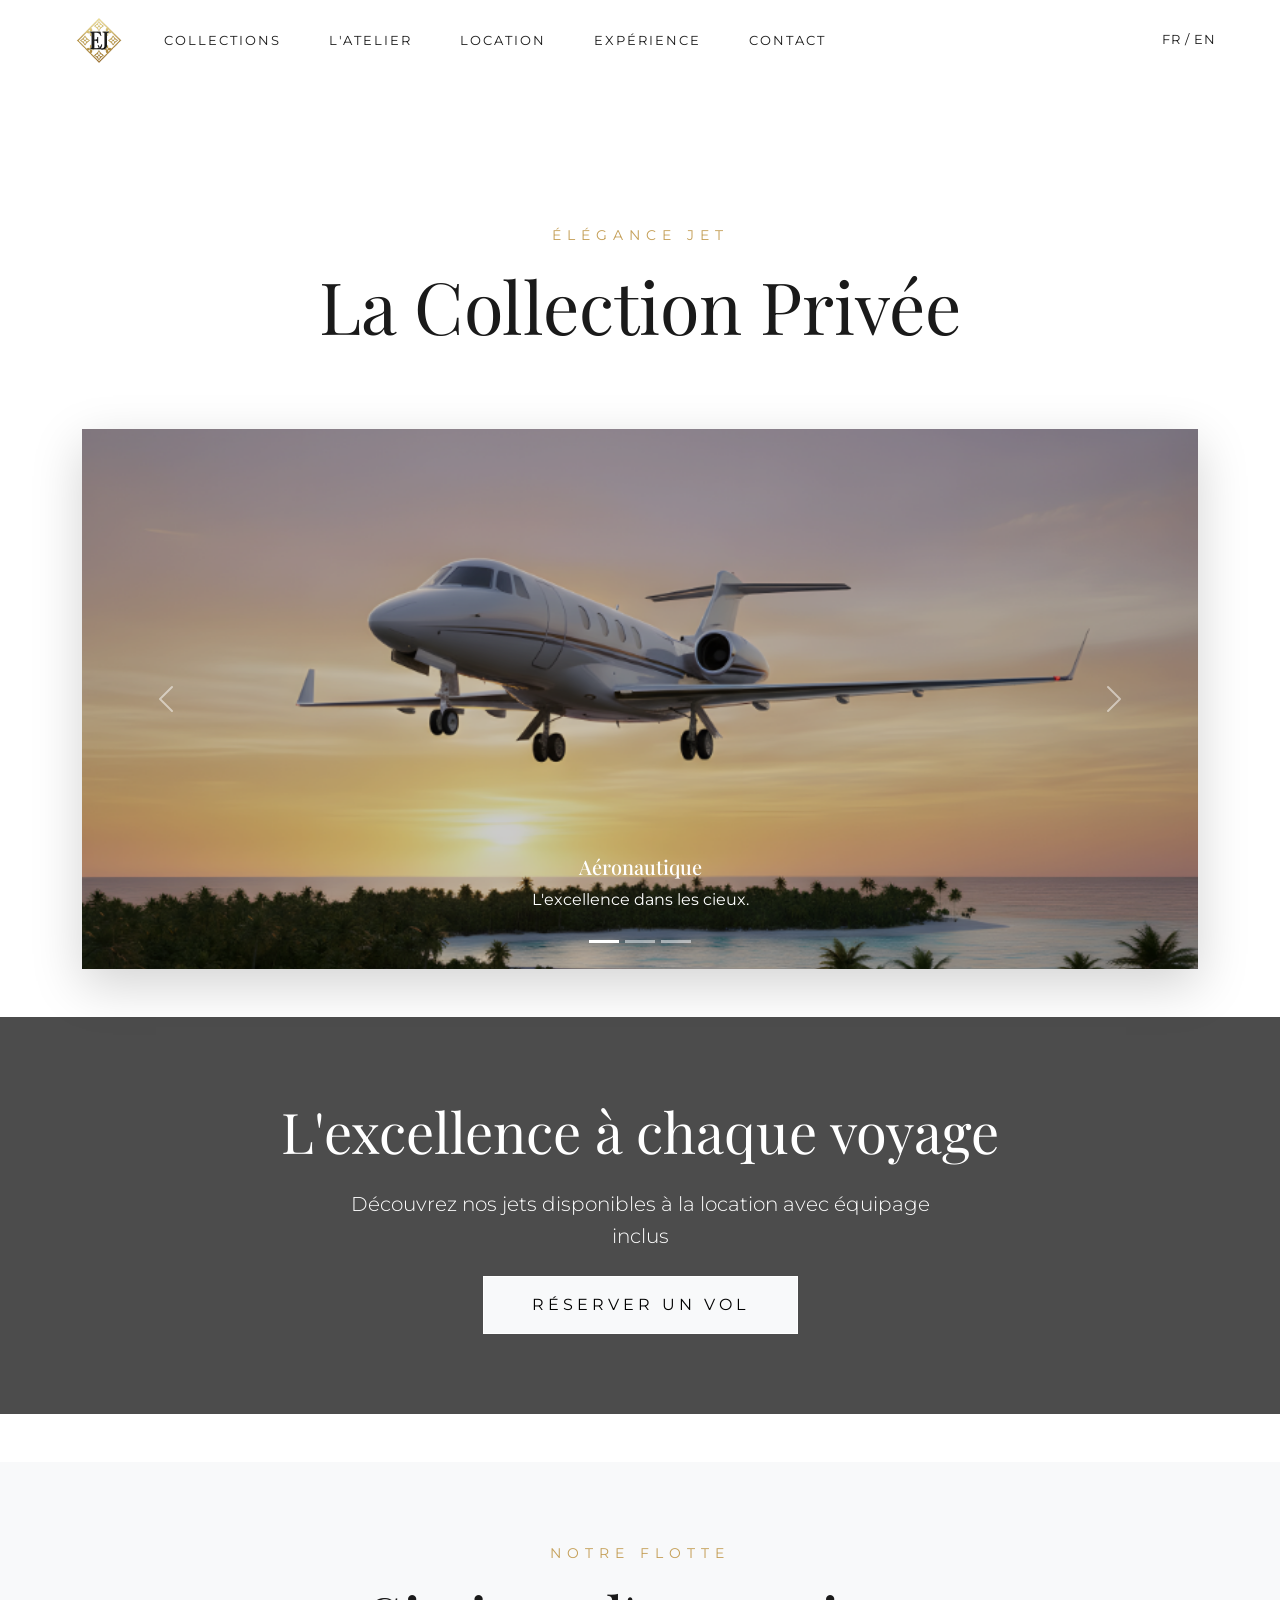
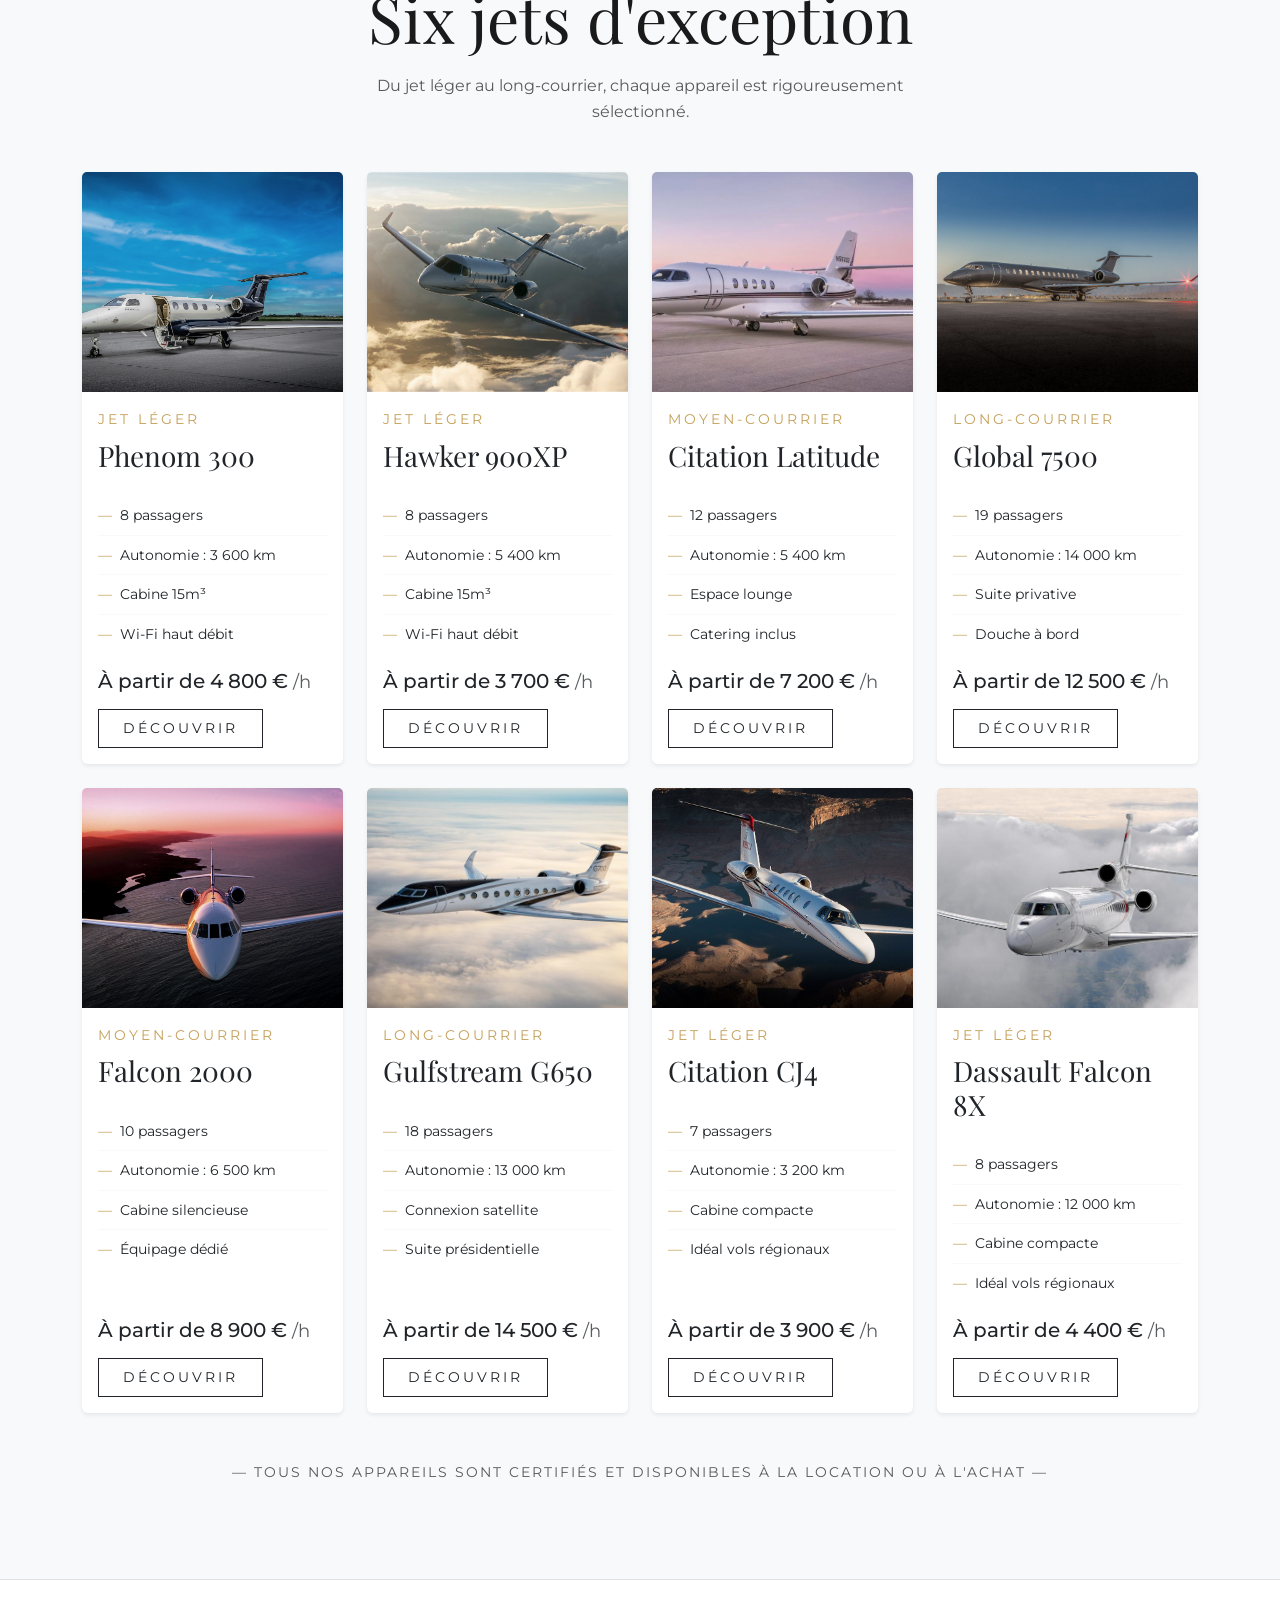
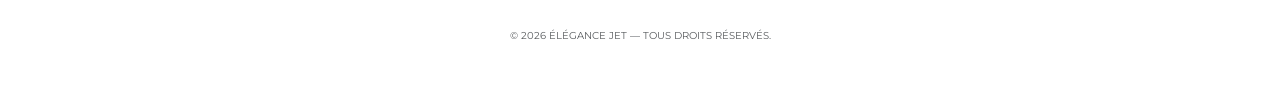
<file: collection.html>
<!DOCTYPE html>
<html lang="fr">
<head>
    <meta charset="UTF-8">
    <meta name="viewport" content="width=device-width, initial-scale=1.0">
    <title>Collections | ÉLÉGANCE JET</title>
    <link href="https://cdn.jsdelivr.net/npm/bootstrap@5.3.0/dist/css/bootstrap.min.css" rel="stylesheet">
 
    <link href="https://fonts.googleapis.com/css2?family=Playfair+Display:ital,wght@0,400;0,700;1,400&family=Montserrat:wght@200;400;500&display=swap" rel="stylesheet">
    <link rel="stylesheet" href="css/bail.css">
    <link rel="stylesheet" href="css/collection.css">
    <link rel="stylesheet" href="css/styles.css">
    <link rel="stylesheet" href="css/menuburger.css">
</head>
<body>

    <!-- NAVBAR AVEC MENU HAMBURGER -->
<nav>
    <a href="index.html" style="text-decoration: none; color: inherit;">
        <div class="logo">
            <img src="media(moi)/logoej-Photoroom.png" alt="ÉLÉGANCE JET" class="logo-img">
        </div>
    </a>
    
    <!-- Menu hamburger button -->
    <div class="hamburger">
        <span></span>
        <span></span>
        <span></span>
    </div>
    
    <ul class="nav-links">
        <li><a href="collection.html">Collections</a></li>
        <li><a href="artisanat.html">L'Atelier</a></li>
        <li><a href="location.html">Location</a></li>
        <li><a href="experience.html">Expérience</a></li>
        <li><a href="contact.html">Contact</a></li>
        <li class="mobile-lang"><a href="#">FR / EN</a></li>
    </ul>
    
    <div class="lang-switch">FR / EN</div>
</nav>

    <!-- HEADER -->
    <section class="pt-5 mt-5">
        <div class="container text-center py-5">
            <p class="text-uppercase small letter-spacing-6 text-accent mb-3">ÉLÉGANCE JET</p>
            <h1 class="display-2 font-playfair fw-normal">La Collection Privée</h1>
        </div>
    </section>

    <!-- CARROUSEL BOOTSTRAP -->
    <div class="container my-4">
        <div id="carouselExampleIndicators" class="carousel slide carousel-fade" data-bs-ride="carousel">
            <div class="carousel-indicators">
                <button type="button" data-bs-target="#carouselExampleIndicators" data-bs-slide-to="0" class="active"></button>
                <button type="button" data-bs-target="#carouselExampleIndicators" data-bs-slide-to="1"></button>
                <button type="button" data-bs-target="#carouselExampleIndicators" data-bs-slide-to="2"></button>
            </div>
            <div class="carousel-inner shadow-lg rounded-0">
                <div class="carousel-item active">
                    <img class="d-block w-100 carousel-img" src="media(moi)/atterissage.png" alt="Aéronautique">
                    <div class="carousel-caption d-none d-md-block">
                        <h5 class="font-playfair">Aéronautique</h5>
                        <p>L'excellence dans les cieux.</p>
                    </div>
                </div>
                <div class="carousel-item">
                    <img class="d-block w-100 carousel-img" src="media(moi)/jetinter.png" alt="Design Intérieur">
                    <div class="carousel-caption d-none d-md-block">
                        <h5 class="font-playfair">Design Intérieur</h5>
                        <p>Le confort redéfini.</p>
                    </div>
                </div>
                <div class="carousel-item">
                    <img class="d-block w-100 carousel-img" src="media(moi)/reparation.png" alt="Artisanat">
                    <div class="carousel-caption d-none d-md-block">
                        <h5 class="font-playfair">Artisanat</h5>
                        <p>Le sens du détail.</p>
                    </div>
                </div>
            </div>
            <button class="carousel-control-prev" type="button" data-bs-target="#carouselExampleIndicators" data-bs-slide="prev">
                <span class="carousel-control-prev-icon"></span>
                <span class="visually-hidden">Précédent</span>
            </button>
            <button class="carousel-control-next" type="button" data-bs-target="#carouselExampleIndicators" data-bs-slide="next">
                <span class="carousel-control-next-icon"></span>
                <span class="visually-hidden">Suivant</span>
            </button>
        </div>
    </div>

    <!-- BANNIÈRE -->
    <div class="collection-banner text-white text-center py-6 my-5" style="background: linear-gradient(rgba(0,0,0,0.7), rgba(0,0,0,0.7)), url('media(moi)/interieur jet.jpg') center/cover fixed;">
        <div class="container">
            <h3 class="display-4 font-playfair fw-normal mb-4">L'excellence à chaque voyage</h3>
            <p class="lead mb-4 mx-auto" style="max-width: 600px;">Découvrez nos jets disponibles à la location avec équipage inclus</p>
            <a href="location.html" class="btn btn-light btn-banner px-5 py-3 rounded-0 text-uppercase small letter-spacing-4">Réserver un vol</a>
        </div>
    </div>

    <!--  LES 6 AVIONS AVEC CARDS BOOTSTRAP -->
    <section class="py-6 bg-light">
        <div class="container">
            <!-- En-tête de section -->
            <div class="text-center mb-5">
                <span class="text-uppercase small letter-spacing-6 text-accent d-block mb-3">NOTRE FLOTTE</span>
                <h2 class="display-3 font-playfair fw-normal mb-3">Six jets d'exception</h2>
                <p class="text-muted mx-auto" style="max-width: 600px;">Du jet léger au long-courrier, chaque appareil est rigoureusement sélectionné.</p>
            </div>
            
            <!-- Grille avec cards -->
            <div class="row g-4 ">

                <!-- Jet 1 - Phenom 300 -->
<div class="col-lg-3 col-md-4 col-sm-6 col-12">
    <div class="card h-100 border-0 shadow-sm card-hover">
        <div class="card-img-wrapper overflow-hidden" style="height: 220px;">
            <img src="media(moi)/Phenom-300-Exterior.jpg" class="card-img-top w-100 h-100 object-fit-cover card-img-hover" alt="Phenom 300" onerror="this.src='https://via.placeholder.com/400x300?text=Phenom+300'">
        </div>
        <div class="card-body d-flex flex-column">
            <span class="text-accent text-uppercase small letter-spacing-3 mb-2">Jet Léger</span>
            <h3 class="card-title h3 font-playfair fw-normal">Phenom 300</h3>
            
            <ul class="list-unstyled mt-3 mb-3 flex-grow-1">
                <li class="py-2 border-bottom border-light small d-flex align-items-center">
                    <span class="text-accent me-2">—</span> 8 passagers
                </li>
                <li class="py-2 border-bottom border-light small d-flex align-items-center">
                    <span class="text-accent me-2">—</span> Autonomie : 3 600 km
                </li>
                <li class="py-2 border-bottom border-light small d-flex align-items-center">
                    <span class="text-accent me-2">—</span> Cabine 15m³
                </li>
                <li class="py-2 small d-flex align-items-center">
                    <span class="text-accent me-2">—</span> Wi-Fi haut débit
                </li>
            </ul>
            
            <div class="h5 fw-medium mb-3">À partir de 4 800 € <small class="text-muted fw-normal small">/h</small></div>
            
            <a href="location.html" class="btn btn-outline-dark btn-sm rounded-0 py-2 px-4 align-self-start text-uppercase small letter-spacing-3">Découvrir</a>
        </div>
    </div>
</div>

<!-- Jet  TEST (rajouté pendant la question technique)- Hawker 900XP -->
<div class="col-lg-3 col-md-4 col-sm-6 col-12">
    <div class="card h-100 border-0 shadow-sm card-hover">
        <div class="card-img-wrapper overflow-hidden" style="height: 220px;">
            <img src="media(moi)/Hawker 900XP.jpg " class="card-img-top w-100 h-100 object-fit-cover card-img-hover" alt="Hawker 900XP" onerror="this.src='https://via.placeholder.com/400x300?text=Phenom+300'">
        </div>
        <div class="card-body d-flex flex-column">
            <span class="text-accent text-uppercase small letter-spacing-3 mb-2">Jet Léger</span>
            <h3 class="card-title h3 font-playfair fw-normal">Hawker 900XP</h3>
            
            <ul class="list-unstyled mt-3 mb-3 flex-grow-1">
                <li class="py-2 border-bottom border-light small d-flex align-items-center">
                    <span class="text-accent me-2">—</span> 8 passagers
                </li>
                <li class="py-2 border-bottom border-light small d-flex align-items-center">
                    <span class="text-accent me-2">—</span> Autonomie : 5 400 km
                </li>
                <li class="py-2 border-bottom border-light small d-flex align-items-center">
                    <span class="text-accent me-2">—</span> Cabine 15m³
                </li>
                <li class="py-2 small d-flex align-items-center">
                    <span class="text-accent me-2">—</span> Wi-Fi haut débit
                </li>
            </ul>
            
            <div class="h5 fw-medium mb-3">À partir de 3 700 € <small class="text-muted fw-normal small">/h</small></div>
            
            <a href="location.html" class="btn btn-outline-dark btn-sm rounded-0 py-2 px-4 align-self-start text-uppercase small letter-spacing-3">Découvrir</a>
        </div>
    </div>
</div>

<!-- Jet 3 - Citation Latitude -->
<div class="col-lg-3 col-md-4 col-sm-6 col-12">
    <div class="card h-100 border-0 shadow-sm card-hover">
        <div class="card-img-wrapper overflow-hidden" style="height: 220px;">
            <img src="media(moi)/Citation-Latitude.png" class="card-img-top w-100 h-100 object-fit-cover card-img-hover" alt="Citation Latitude" onerror="this.src='https://via.placeholder.com/400x300?text=Citation+Latitude'">
        </div>
        <div class="card-body d-flex flex-column">
            <span class="text-accent text-uppercase small letter-spacing-3 mb-2">Moyen-courrier</span>
            <h3 class="card-title h3 font-playfair fw-normal">Citation Latitude</h3>
            
            <ul class="list-unstyled mt-3 mb-3 flex-grow-1">
                <li class="py-2 border-bottom border-light small d-flex align-items-center">
                    <span class="text-accent me-2">—</span> 12 passagers
                </li>
                <li class="py-2 border-bottom border-light small d-flex align-items-center">
                    <span class="text-accent me-2">—</span> Autonomie : 5 400 km
                </li>
                <li class="py-2 border-bottom border-light small d-flex align-items-center">
                    <span class="text-accent me-2">—</span> Espace lounge
                </li>
                <li class="py-2 small d-flex align-items-center">
                    <span class="text-accent me-2">—</span> Catering inclus
                </li>
            </ul>
            
            <div class="h5 fw-medium mb-3">À partir de 7 200 € <small class="text-muted fw-normal small">/h</small></div>
            
            <a href="location.html" class="btn btn-outline-dark btn-sm rounded-0 py-2 px-4 align-self-start text-uppercase small letter-spacing-3">Découvrir</a>
        </div>
    </div>
</div>

<!-- Jet 4 - Global 7500 -->
<div class="col-lg-3 col-md-4 col-sm-6 col-12">
    <div class="card h-100 border-0 shadow-sm card-hover">
        <div class="card-img-wrapper overflow-hidden" style="height: 220px;">
            <img src="media(moi)/Global-7500.jpg" class="card-img-top w-100 h-100 object-fit-cover card-img-hover" alt="Global 7500" onerror="this.src='https://via.placeholder.com/400x300?text=Global+7500'">
        </div>
        <div class="card-body d-flex flex-column">
            <span class="text-accent text-uppercase small letter-spacing-3 mb-2">Long-courrier</span>
            <h3 class="card-title h3 font-playfair fw-normal">Global 7500</h3>
            
            <ul class="list-unstyled mt-3 mb-3 flex-grow-1">
                <li class="py-2 border-bottom border-light small d-flex align-items-center">
                    <span class="text-accent me-2">—</span> 19 passagers
                </li>
                <li class="py-2 border-bottom border-light small d-flex align-items-center">
                    <span class="text-accent me-2">—</span> Autonomie : 14 000 km
                </li>
                <li class="py-2 border-bottom border-light small d-flex align-items-center">
                    <span class="text-accent me-2">—</span> Suite privative
                </li>
                <li class="py-2 small d-flex align-items-center">
                    <span class="text-accent me-2">—</span> Douche à bord
                </li>
            </ul>
            
            <div class="h5 fw-medium mb-3">À partir de 12 500 € <small class="text-muted fw-normal small">/h</small></div>
            
            <a href="location.html" class="btn btn-outline-dark btn-sm rounded-0 py-2 px-4 align-self-start text-uppercase small letter-spacing-3">Découvrir</a>
        </div>
    </div>
</div>

<!-- Jet 5 - Falcon 2000 -->
<div class="col-lg-3 col-md-4 col-sm-6 col-12">
    <div class="card h-100 border-0 shadow-sm card-hover">
        <div class="card-img-wrapper overflow-hidden" style="height: 220px;">
            <img src="media(moi)/Falcon 2000.jpg" class="card-img-top w-100 h-100 object-fit-cover card-img-hover" alt="Falcon 2000" onerror="this.src='https://via.placeholder.com/400x300?text=Falcon+2000'">
        </div>
        <div class="card-body d-flex flex-column">
            <span class="text-accent text-uppercase small letter-spacing-3 mb-2">Moyen-courrier</span>
            <h3 class="card-title h3 font-playfair fw-normal">Falcon 2000</h3>
            
            <ul class="list-unstyled mt-3 mb-3 flex-grow-1">
                <li class="py-2 border-bottom border-light small d-flex align-items-center">
                    <span class="text-accent me-2">—</span> 10 passagers
                </li>
                <li class="py-2 border-bottom border-light small d-flex align-items-center">
                    <span class="text-accent me-2">—</span> Autonomie : 6 500 km
                </li>
                <li class="py-2 border-bottom border-light small d-flex align-items-center">
                    <span class="text-accent me-2">—</span> Cabine silencieuse
                </li>
                <li class="py-2 small d-flex align-items-center">
                    <span class="text-accent me-2">—</span> Équipage dédié
                </li>
            </ul>
            
            <div class="h5 fw-medium mb-3">À partir de 8 900 € <small class="text-muted fw-normal small">/h</small></div>
            
            <a href="location.html" class="btn btn-outline-dark btn-sm rounded-0 py-2 px-4 align-self-start text-uppercase small letter-spacing-3">Découvrir</a>
        </div>
    </div>
</div>

<!-- Jet 6 - Gulfstream G650 -->
<div class="col-lg-3 col-md-4 col-sm-6 col-12">
    <div class="card h-100 border-0 shadow-sm card-hover">
        <div class="card-img-wrapper overflow-hidden" style="height: 220px;">
            <img src="media(moi)/Gulfstream G650.jpg" class="card-img-top w-100 h-100 object-fit-cover card-img-hover" alt="Gulfstream G650" onerror="this.src='https://via.placeholder.com/400x300?text=Gulfstream+G650'">
        </div>
        <div class="card-body d-flex flex-column">
            <span class="text-accent text-uppercase small letter-spacing-3 mb-2">Long-courrier</span>
            <h3 class="card-title h3 font-playfair fw-normal">Gulfstream G650</h3>
            
            <ul class="list-unstyled mt-3 mb-3 flex-grow-1">
                <li class="py-2 border-bottom border-light small d-flex align-items-center">
                    <span class="text-accent me-2">—</span> 18 passagers
                </li>
                <li class="py-2 border-bottom border-light small d-flex align-items-center">
                    <span class="text-accent me-2">—</span> Autonomie : 13 000 km
                </li>
                <li class="py-2 border-bottom border-light small d-flex align-items-center">
                    <span class="text-accent me-2">—</span> Connexion satellite
                </li>
                <li class="py-2 small d-flex align-items-center">
                    <span class="text-accent me-2">—</span> Suite présidentielle
                </li>
            </ul>
            
            <div class="h5 fw-medium mb-3">À partir de 14 500 € <small class="text-muted fw-normal small">/h</small></div>
            
            <a href="location.html" class="btn btn-outline-dark btn-sm rounded-0 py-2 px-4 align-self-start text-uppercase small letter-spacing-3">Découvrir</a>
        </div>
    </div>
</div>

<!-- Jet 7 - Cessna Citation CJ4 -->
<div class="col-lg-3 col-md-4 col-sm-6 col-12">
    <div class="card h-100 border-0 shadow-sm card-hover">
        <div class="card-img-wrapper overflow-hidden" style="height: 220px;">
            <img src="media(moi)/Cessna Citation CJ4.jpg" class="card-img-top w-100 h-100 object-fit-cover card-img-hover" alt="Cessna Citation CJ4" onerror="this.src='https://via.placeholder.com/400x300?text=Cessna+Citation+CJ4'">
        </div>
        <div class="card-body d-flex flex-column">
            <span class="text-accent text-uppercase small letter-spacing-3 mb-2">Jet Léger</span>
            <h3 class="card-title h3 font-playfair fw-normal">Citation CJ4</h3>
            
            <ul class="list-unstyled mt-3 mb-3 flex-grow-1">
                <li class="py-2 border-bottom border-light small d-flex align-items-center">
                    <span class="text-accent me-2">—</span> 7 passagers
                </li>
                <li class="py-2 border-bottom border-light small d-flex align-items-center">
                    <span class="text-accent me-2">—</span> Autonomie : 3 200 km
                </li>
                <li class="py-2 border-bottom border-light small d-flex align-items-center">
                    <span class="text-accent me-2">—</span> Cabine compacte
                </li>
                <li class="py-2 small d-flex align-items-center">
                    <span class="text-accent me-2">—</span> Idéal vols régionaux
                </li>
            </ul>
            
            <div class="h5 fw-medium mb-3">À partir de 3 900 € <small class="text-muted fw-normal small">/h</small></div>
            
            <a href="location.html" class="btn btn-outline-dark btn-sm rounded-0 py-2 px-4 align-self-start text-uppercase small letter-spacing-3">Découvrir</a>
        </div>
    </div>
</div>

<!-- Jet 8 (rajouté pendant la question technique) - Dassault Falcon 8X -->
<div class="col-lg-3 col-md-4 col-sm-6 col-12">
    <div class="card h-100 border-0 shadow-sm card-hover">
        <div class="card-img-wrapper overflow-hidden" style="height: 220px;">
            <img src="media(moi)/Dassault Falcon 8X.jpg" class="card-img-top w-100 h-100 object-fit-cover card-img-hover" alt="Dassault Falcon 8X" onerror="this.src='https://via.placeholder.com/400x300?text=Cessna+Citation+CJ4'">
        </div>
        <div class="card-body d-flex flex-column">
            <span class="text-accent text-uppercase small letter-spacing-3 mb-2">Jet Léger</span>
            <h3 class="card-title h3 font-playfair fw-normal">Dassault Falcon 8X</h3>
            
            <ul class="list-unstyled mt-3 mb-3 flex-grow-1">
                <li class="py-2 border-bottom border-light small d-flex align-items-center">
                    <span class="text-accent me-2">—</span> 8 passagers
                </li>
                <li class="py-2 border-bottom border-light small d-flex align-items-center">
                    <span class="text-accent me-2">—</span> Autonomie : 12 000 km
                </li>
                <li class="py-2 border-bottom border-light small d-flex align-items-center">
                    <span class="text-accent me-2">—</span> Cabine compacte
                </li>
                <li class="py-2 small d-flex align-items-center">
                    <span class="text-accent me-2">—</span> Idéal vols régionaux
                </li>
            </ul>
            
            <div class="h5 fw-medium mb-3">À partir de 4 400 € <small class="text-muted fw-normal small">/h</small></div>
            
            <a href="location.html" class="btn btn-outline-dark btn-sm rounded-0 py-2 px-4 align-self-start text-uppercase small letter-spacing-3">Découvrir</a>
        </div>
    </div>
</div>



            <!-- Note de bas de page -->
            <div class="text-center mt-5">
                <p class="text-muted small text-uppercase letter-spacing-2">
                    — Tous nos appareils sont certifiés et disponibles à la location ou à l'achat —
                </p>
            </div>
        </div>
    </section>

    <!-- FOOTER -->
    <footer class="py-5 text-center border-top">
        <p class="small text-muted">&copy; 2026 ÉLÉGANCE JET — TOUS DROITS RÉSERVÉS.</p>
    </footer>

    <!-- Bootstrap JS -->
    <script src="https://cdn.jsdelivr.net/npm/bootstrap@5.3.0/dist/js/bootstrap.bundle.min.js"></script>
    <script src="js/menusandwich.js"></script>
</body>
</html>
</file>
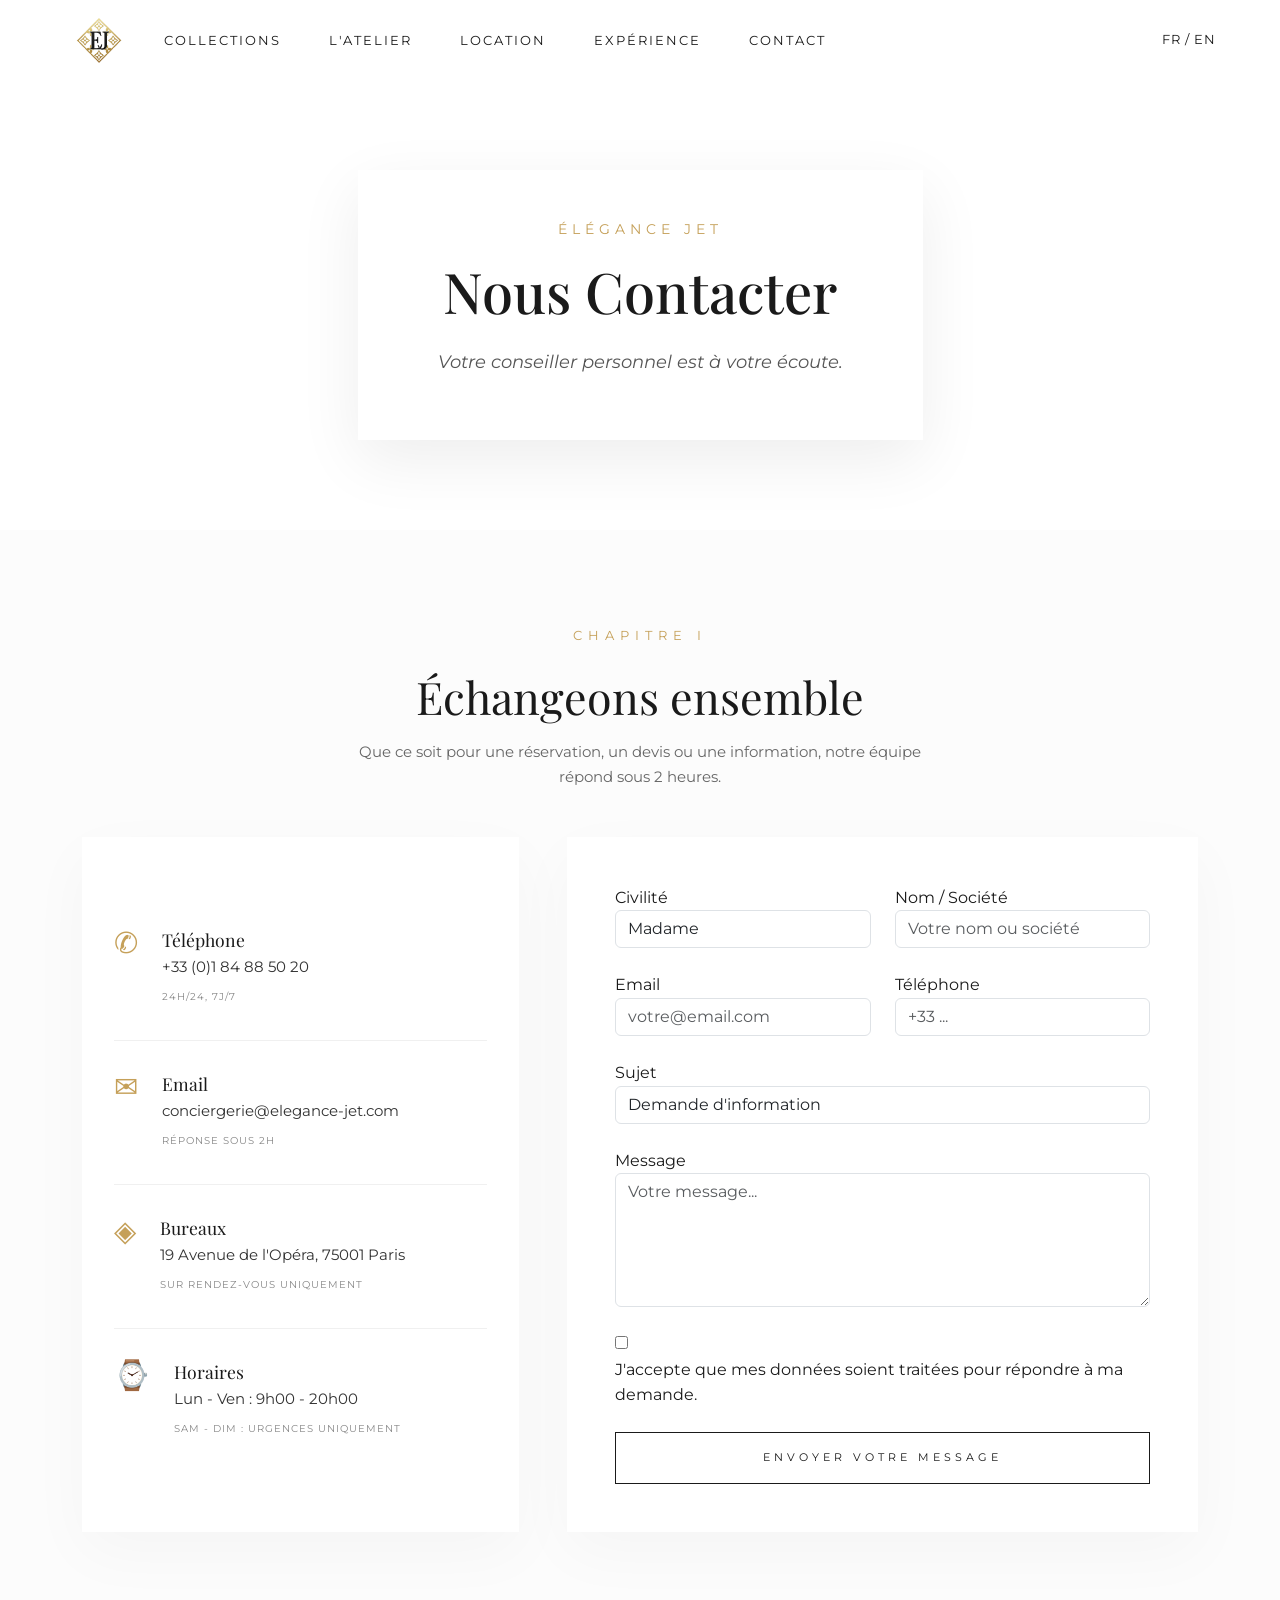
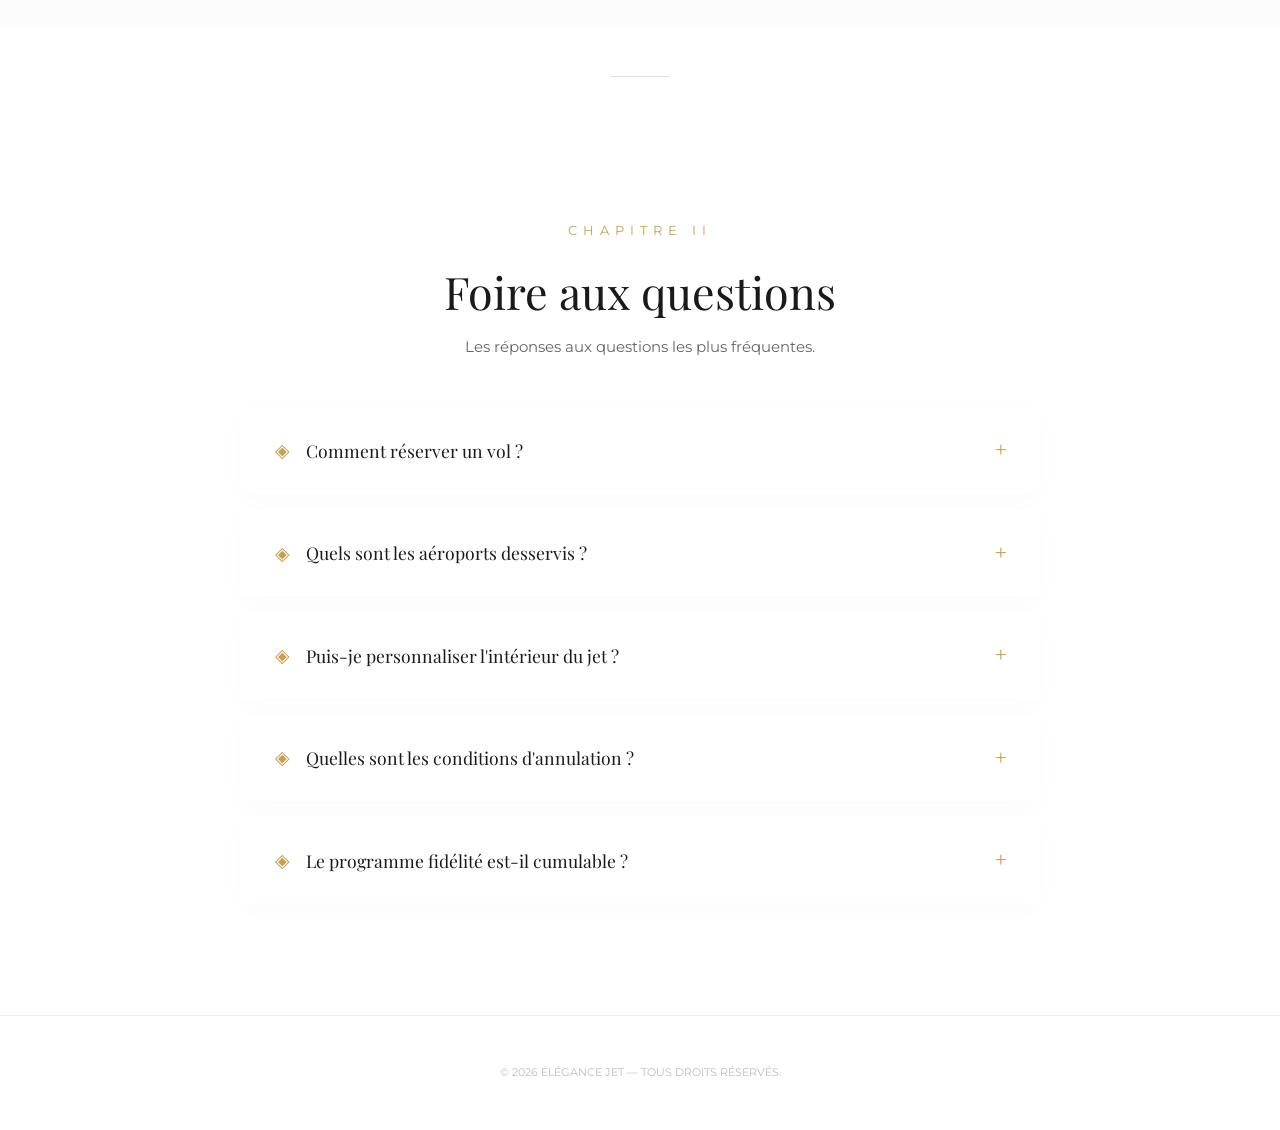
<file: contact.html>
<!DOCTYPE html>
<html lang="fr">
<head>
    <meta charset="UTF-8">
    <meta name="viewport" content="width=device-width, initial-scale=1.0">
    <title>Contact | ÉLÉGANCE</title>
    <link href="https://cdn.jsdelivr.net/npm/bootstrap@5.3.0/dist/css/bootstrap.min.css" rel="stylesheet">
    <link href="https://fonts.googleapis.com/css2?family=Playfair+Display:ital,wght@0,400;0,700;1,400&family=Montserrat:wght@200;400;500&display=swap" rel="stylesheet">
    <link rel="stylesheet" href="css/styles.css">
    <link rel="stylesheet" href="css/contact.css">
    <link rel="stylesheet" href="css/menuburger.css">
</head>
<body>

    <!-- NAVBAR AVEC MENU HAMBURGER -->
<nav>
    <a href="index.html" style="text-decoration: none; color: inherit;">
        <div class="logo">
            <img src="media(moi)/logoej-Photoroom.png" alt="ÉLÉGANCE JET" class="logo-img">
        </div>
    </a>
    
    <!-- Menu hamburger button -->
    <div class="hamburger">
        <span></span>
        <span></span>
        <span></span>
    </div>
    
    <ul class="nav-links">
        <li><a href="collection.html">Collections</a></li>
        <li><a href="artisanat.html">L'Atelier</a></li>
        <li><a href="location.html">Location</a></li>
        <li><a href="experience.html">Expérience</a></li>
        <li><a href="contact.html">Contact</a></li>
        <li class="mobile-lang"><a href="#">FR / EN</a></li>
    </ul>
    
    <div class="lang-switch">FR / EN</div>
</nav>

    <!-- HEADER CONTACT -->
    <section class="contact-header">
        <div class="hero-content">
            <p class="subtitle">ÉLÉGANCE JET</p>
            <h1 class="main-title">Nous Contacter</h1>
            <p class="contact-subhead">Votre conseiller personnel est à votre écoute.</p>
        </div>
    </section>

    <!-- CHAPITRE I - COORDONNÉES et le FORMULAIRE -->
    <section class="contact-section">
        <div class="container">
            <div class="row text-center mb-5">
                <div class="col-12">
                    <span class="contact-sub">Chapitre I</span>
                    <h2 class="contact-title">Échangeons ensemble</h2>
                    <p class="contact-description">
                        Que ce soit pour une réservation, un devis ou une information, notre équipe répond sous 2 heures.
                    </p>
                </div>
            </div>

            <div class="row g-5">
                <!-- COORDONNÉES -->
                <div class="col-lg-5">
                    <div class="contact-info-card">
                        <div class="contact-info-item">
                            <span class="contact-info-icon">✆</span>
                            <div>
                                <h4>Téléphone</h4>
                                <p>+33 (0)1 84 88 50 20</p>
                                <small>24h/24, 7j/7</small>
                            </div>
                        </div>
                        <div class="contact-info-item">
                            <span class="contact-info-icon">✉</span>
                            <div>
                                <h4>Email</h4>
                                <p>conciergerie@elegance-jet.com</p>
                                <small>Réponse sous 2h</small>
                            </div>
                        </div>
                        <div class="contact-info-item">
                            <span class="contact-info-icon">◈</span>
                            <div>
                                <h4>Bureaux</h4>
                                <p>19 Avenue de l'Opéra, 75001 Paris</p>
                                <small>Sur rendez-vous uniquement</small>
                            </div>
                        </div>
                        <div class="contact-info-item">
                            <span class="contact-info-icon">⌚</span>
                            <div>
                                <h4>Horaires</h4>
                                <p>Lun - Ven : 9h00 - 20h00</p>
                                <small>Sam - Dim : Urgences uniquement</small>
                            </div>
                        </div>
                    </div>
                </div>

                <!-- FORMULAIRE DE CONTACT -->
                <div class="col-lg-7">
                    <div class="contact-form-card">
                        <form id="contactForm">
                            <div class="row g-4">
                                <div class="col-md-6">
                                    <div class="form-group">
                                        <span class="form-label">Civilité</span>
                                        <select class="form-control" id="civilite">
                                            <option>Madame</option>
                                            <option>Monsieur</option>
                                        </select>
                                    </div>
                                </div>
                                <div class="col-md-6">
                                    <div class="form-group">
                                        <span class="form-label">Nom / Société</span>
                                        <input type="text" class="form-control" id="nom" placeholder="Votre nom ou société" required >
                                    </div>
                                </div>
                                <div class="col-md-6">
                                    <div class="form-group">
                                        <span class="form-label">Email</span>
                                        <input type="email" class="form-control" id="email" placeholder="votre@email.com" required>
                                    </div>
                                </div>
                                <div class="col-md-6">
                                    <div class="form-group">
                                        <span class="form-label">Téléphone</span>
                                        <input type="tel" class="form-control" id="telephone" placeholder="+33 ..." required>
                                    </div>
                                </div>
                                <div class="col-12">
                                    <div class="form-group">
                                        <span class="form-label">Sujet</span>
                                        <select class="form-control" id="sujet">
                                            <option>Demande d'information</option>
                                            <option>Devis location</option>
                                            <option>Personnalisation artisanale</option>
                                            <option>Programme fidélité</option>
                                            <option>Autre demande</option>
                                        </select>
                                    </div>
                                </div>
                                <div class="col-12">
                                    <div class="form-group">
                                        <span class="form-label">Message</span>
                                        <textarea class="form-control" id="message" rows="5" placeholder="Votre message..."></textarea required >
                                    </div>
                                </div>
                                <div class="col-12">
                                    <div class="option-check">
                                        <input type="checkbox" id="rgpd">
                                        <label for="rgpd">J'accepte que mes données soient traitées pour répondre à ma demande.</label required >
                                    </div>
                                </div>
                                <div class="col-12 text-center mt-4">
                                    <button type="submit" class="btn-contact" id="submitContact">
                                        Envoyer votre message
                                    </button>
                                </div>
                            </div>
                        </form>
                    </div>
                </div>
            </div>
        </div>
       
    </section>

    <div class="separator-contact"></div>

    <!-- CHAPITRE II - FAQ -->
    <section class="contact-section bg-white">
        <div class="container">
            <div class="row text-center mb-5">
                <div class="col-12">
                    <span class="contact-sub">Chapitre II</span>
                    <h2 class="contact-title">Foire aux questions</h2>
                    <p class="contact-description">
                        Les réponses aux questions les plus fréquentes.
                    </p>
                </div>
            </div>

            <div class="row justify-content-center">
                <div class="col-lg-10">
                    <div class="faq-container">
                        <!-- FAQ 1 -->
                        <div class="faq-item">
                            <div class="faq-question">
                                <span class="faq-icon">◈</span>
                                <h4>Comment réserver un vol ?</h4>
                                <span class="faq-toggle">+</span>
                            </div>
                            <div class="faq-answer">
                                <p>Vous pouvez réserver directement depuis notre page Location, ou nous contacter par téléphone ou email. Un devis personnalisé vous sera adressé sous 2 heures.</p>
                            </div>
                        </div>
                        <!-- FAQ 2 -->
                        <div class="faq-item">
                            <div class="faq-question">
                                <span class="faq-icon">◈</span>
                                <h4>Quels sont les aéroports desservis ?</h4>
                                <span class="faq-toggle">+</span>
                            </div>
                            <div class="faq-answer">
                                <p>Nous opérons depuis tous les aéroports privés de France, Suisse et Monaco. Nos bases principales sont Paris-Le Bourget, Genève et Nice.</p>
                            </div>
                        </div>
                        <!-- FAQ 3 -->
                        <div class="faq-item">
                            <div class="faq-question">
                                <span class="faq-icon">◈</span>
                                <h4>Puis-je personnaliser l'intérieur du jet ?</h4>
                                <span class="faq-toggle">+</span>
                            </div>
                            <div class="faq-answer">
                                <p>Oui, notre programme Artisanat vous permet de choisir cuirs, bois, couleurs et équipements. Délai de 6 à 8 mois pour une personnalisation complète.</p>
                            </div>
                        </div>
                        <!-- FAQ 4 -->
                        <div class="faq-item">
                            <div class="faq-question">
                                <span class="faq-icon">◈</span>
                                <h4>Quelles sont les conditions d'annulation ?</h4>
                                <span class="faq-toggle">+</span>
                            </div>
                            <div class="faq-answer">
                                <p>L'annulation est gratuite jusqu'à 48h avant le vol. Passé ce délai, des frais peuvent s'appliquer. Consultez nos CGV pour plus de détails.</p>
                            </div>
                        </div>
                        <!-- FAQ 5 -->
                        <div class="faq-item">
                            <div class="faq-question">
                                <span class="faq-icon">◈</span>
                                <h4>Le programme fidélité est-il cumulable ?</h4>
                                <span class="faq-toggle">+</span>
                            </div>
                            <div class="faq-answer">
                                <p>Oui, chaque heure de vol vous fait gagner des points ÉLÉGANCE, échangeables contre des surclassements ou des services exclusifs.</p>
                            </div>
                        </div>
                    </div>
                </div>
            </div>
        </div>
    </section>


    <!-- FOOTER -->
    <footer>
        &copy; 2026 ÉLÉGANCE JET — TOUS DROITS RÉSERVÉS.
    </footer>

    <script src="https://cdn.jsdelivr.net/npm/bootstrap@5.3.0/dist/js/bootstrap.bundle.min.js"></script>
    <script src="js/contact.js"></script>
    <script src="js/menusandwich.js"></script>
</body>
</html>
</file>
<file: css/bail.css>
/* =========================================
   STYLES  PAGE D'ACCUEIL
   ========================================= */

/* Pour compenser la navbar fixe de 80px */
main {
    margin-top: 80px;
}

/* ----- SECTION HERO VIDÉO ----- */
.hero-video-section {
    position: relative;
    width: 100%;
    height: 100vh;
    overflow: hidden;
}

.hero-video {
    position: absolute;
    top: 50%;
    left: 50%;
    transform: translate(-50%, -50%);
    width: 100%;
    height: 100%;
    object-fit: cover;  /* Garde cover pour remplir sans bandes */
    /* SUPPRIMEZ min-width et min-height !!! */
}

.hero-overlay {
    position: absolute;
    top: 0;
    left: 0;
    width: 100%;
    height: 100%;
    background: rgba(0, 0, 0, 0.2);
    z-index: 1;
}

.hero-overlay {
    position: absolute;
    top: 0;
    left: 0;
    width: 100%;
    height: 100%;
    background: rgba(0, 0, 0, 0.2); /* Légère superposition sombre */
    z-index: 1;
}

.hero-button-container {
    position: absolute;
    bottom: 15%;
    left: 50%;
    transform: translateX(-50%);
    z-index: 2;
    text-align: center;
    width: 100%;
}

.hero-btn {
    display: inline-block;
    background: white;
    color: #1a1a1a;
    font-family: 'Montserrat', sans-serif;
    font-size: 0.9rem;
    letter-spacing: 4px;
    text-transform: uppercase;
    text-decoration: none;
    padding: 1.2rem 3rem;
    border: none;
    transition: all 0.3s ease;
    font-weight: 500;
}

.hero-btn:hover {
    background: #1a1a1a;
    color: white;
}

/* ----- SECTION GRILLE CATÉGORIES ----- */
.category-grid-section {
    background-color: white;
}

.category-card {
    position: relative;
    width: 100%;
    aspect-ratio: 3 / 4; /* Format portrait comme sur Amiri */
    overflow: hidden;
}

.category-image {
    width: 100%;
    height: 100%;
    object-fit: cover;
    transition: transform 0.8s ease;
}

.category-card:hover .category-image {
    transform: scale(1.03);
}

.category-button-wrapper {
    position: absolute;
    bottom: 2rem;
    left: 0;
    width: 100%;
    text-align: center;
    z-index: 2;
}

.category-btn {
    display: inline-block;
    background: white;
    color: #1a1a1a;
    font-family: 'Montserrat', sans-serif;
    font-size: 0.9rem;
    letter-spacing: 4px;
    text-transform: uppercase;
    text-decoration: none;
    padding: 1rem 2.5rem;
    border: none;
    transition: all 0.3s ease;
    font-weight: 500;
}

.category-btn:hover {
    background: #1a1a1a;
    color: white;
}

/* ----- SECTION LOOKBOOK (RUNWAY) ----- */
.lookbook-section {
    width: 100%;
    background-color: white;
    padding: 0;
}

.lookbook-container {
    position: relative;
    width: 100%;
    height: 80vh; /* Hauteur légèrement réduite pour varier */
    overflow: hidden;
}

.lookbook-image {
    width: 100%;
    height: 100%;
    object-fit: cover;
}

.lookbook-overlay {
    position: absolute;
    top: 0;
    left: 0;
    width: 100%;
    height: 100%;
    background: rgba(0, 0, 0, 0.3);
    z-index: 1;
}

.lookbook-content {
    position: absolute;
    top: 50%;
    left: 50%;
    transform: translate(-50%, -50%);
    z-index: 2;
    text-align: center;
    color: white;
    width: 100%;
    padding: 0 1rem;
}

.lookbook-content h2 {
    font-family: 'Playfair Display', serif;
    font-size: 3.5rem;
    font-weight: 400;
    margin-bottom: 2rem;
    letter-spacing: 4px;
    line-height: 1.2;
    text-shadow: 0 2px 10px rgba(0,0,0,0.3);
}

.lookbook-btn {
    display: inline-block;
    background: white;
    color: #1a1a1a;
    font-family: 'Montserrat', sans-serif;
    font-size: 0.8rem;
    letter-spacing: 4px;
    text-transform: uppercase;
    text-decoration: none;
    padding: 1rem 3rem;
    border: none;
    transition: all 0.3s ease;
}

.lookbook-btn:hover {
    background: #1a1a1a;
    color: white;
}

/* ----- RESPONSIVE ----- */
@media (max-width: 768px) {
    .hero-btn {
        font-size: 0.7rem;
        padding: 1rem 2rem;
        letter-spacing: 3px;
    }

    .category-btn {
        font-size: 0.7rem;
        padding: 0.8rem 1.5rem;
        letter-spacing: 3px;
        bottom: 1.5rem;
    }

    .lookbook-content h2 {
        font-size: 2.2rem;
        letter-spacing: 2px;
    }

    .lookbook-btn {
        font-size: 0.7rem;
        padding: 0.8rem 2rem;
    }

    .lookbook-container {
        height: 60vh;
    }
}

@media (max-width: 576px) {
    .hero-btn {
        font-size: 0.6rem;
        padding: 0.8rem 1.5rem;
    }

    .lookbook-content h2 {
        font-size: 1.8rem;
    }
}




/* --- Style Barre de Réservation --- */
.booking-container {
    width: 100%;
    max-width: 1100px;
    margin: 50px auto;
    padding: 0 20px;
    font-family: 'Arial', sans-serif;
}

.booking-bar {
    display: flex;
    background: rgba(255, 255, 255, 0.15); /* Transparence */
    backdrop-filter: blur(15px); /* Effet de flou */
    -webkit-backdrop-filter: blur(15px);
    border: 1px solid rgba(255, 255, 255, 0.2);
    border-radius: 4px;
    overflow: hidden;
    height: 100px;
    align-items: center;
}

.input-group {
    display: flex;
    background: white;
    height: 80%;
    margin-left: 10px;
    border-radius: 2px;
}

.main-inputs { flex: 2; }
.date-passenger { flex: 1.2; }

.field, .field-sub, .field-passengers {
    padding: 10px 15px;
    display: flex;
    flex-direction: column;
    justify-content: center;
}

.label {
    font-size: 10px;
    color: #999;
    font-weight: bold;
    margin-bottom: 5px;
}

.booking-bar input {
    border: none;
    outline: none;
    font-size: 14px;
    background: transparent;
}

.divider {
    width: 1px;
    background: #eee;
    height: 60%;
    align-self: center;
}

.btn-quote {
    background: #0b4a5a; /* Bleu canard LunaJets */
    color: white;
    border: none;
    height: 100%;
    padding: 0 30px;
    font-weight: bold;
    cursor: pointer;
    transition: background 0.3s;
    margin-left: 10px;
    flex: 0.8;
}

.btn-quote:hover { background: #083642; }

.booking-options {
    display: flex;
    justify-content: center;
    gap: 30px;
    margin-top: 15px;
    color: white;
    font-size: 12px;
    font-weight: bold;
    text-shadow: 1px 1px 3px rgba(0,0,0,0.3);
}

/* Responsive */
@media (max-width: 900px) {
    .booking-bar { flex-direction: column; height: auto; padding: 10px; }
    .input-group { width: 100%; margin: 5px 0; }
    .btn-quote { width: 100%; height: 50px; margin: 5px 0; }
}



















/* --- SECTION BOOKING AJUSTÉE --- */
/* --- SECTION BOOKING AJUSTÉE --- */
/* =========================================
   BARRE DE RÉSERVATION
   ========================================= */

.booking-bar{
    position:absolute;
    bottom:35%;
    left:50%;
    transform:translateX(-50%);
    display:flex;
    align-items:center;
    background:white;
    height:70px;
    width:70%;
    z-index:3;
}

.input-group{
    display:flex;
    align-items:center;
    height:100%;
}

.main-inputs{
    flex:2;
}

.date-passenger{
    flex:1.3;
}

.field{
    display:flex;
    flex-direction:column;
    justify-content:center;
    padding:10px 20px;
}

.field-sub{
    display:flex;
    align-items:center;
    gap:10px;
    padding:10px 20px;
}

.field-passengers{
    display:flex;
    align-items:center;
    gap:8px;
    padding:10px 20px;
}

.label{
    font-size:10px;
    color:#999;
    font-weight:bold;
    margin-bottom:3px;
}

.booking-bar input{
    border:none;
    outline:none;
    font-size:14px;
    background:transparent;
}

.field-passengers input{
    width:40px;
}

.user-icon{
    font-size:16px;
}

.divider{
    width:1px;
    height:50%;
    background:#eee;
}

.btn-quote{
    background:#0b4a5a;
    color:white;
    border:none;
    height:100%;
    padding:0 40px;
    font-weight:600;
    letter-spacing:1px;
    cursor:pointer;
    transition:0.3s;
}

.btn-quote:hover{
    background:#083844;
}

/* OPTIONS */
.booking-options{
    position:absolute;
    bottom:30%;
    left:50%;
    transform:translateX(-50%);
    display:flex;
    gap:30px;
    color:white;
    font-size:12px;
    letter-spacing:1px;
}

.booking-options span{
    cursor:pointer;
}



/* =========================================
   RESPONSIVE SPÉCIFIQUE POUR LA BARRE DE RÉSERVATION
   ========================================= */

@media (max-width: 768px) {
    /* Forcer la barre à s'adapter */
    .booking-bar {
        position: absolute;
        bottom: 30%; /* Ajuste pour qu'elle ne cache pas le bouton */
        width: 90%; /* Plus large sur mobile */
        flex-direction: column; /* On empile les éléments */
        height: auto; /* Hauteur automatique */
        padding: 15px; /* Un peu de padding intérieur */
        background: rgba(255,255,255,0.95); /* Un peu moins transparent pour la lisibilité */
    }

    /* Les groupes d'input prennent toute la largeur */
    .booking-bar .input-group {
        width: 100%;
        margin: 5px 0;
        height: 60px; /* Une hauteur fixe pour les groupes */
        flex: none; /* On annule le flex des versions desktop */
    }

    /* Pour le groupe date-passager, on veut que les éléments soient en ligne */
    .booking-bar .date-passenger .field-sub {
        display: flex;
        flex-direction: row;
        justify-content: space-between;
        width: 100%;
    }

    /* Les champs individuels */
    .booking-bar .field,
    .booking-bar .field-sub,
    .booking-bar .field-passengers {
        padding: 5px 10px;
        width: 100%; /* Prend la largeur de son parent */
    }

    /* Le champ passagers */
    .booking-bar .field-passengers {
        justify-content: center;
    }

    /* Le bouton de devis */
    .booking-bar .btn-quote {
        width: 100%;
        margin: 5px 0 0 0;
        height: 50px;
        flex: none;
    }

    /* Les options (vol multiple, retour) */
    .booking-options {
        bottom: 22%; /* Les remonter un peu */
        width: 100%;
        justify-content: center;
        gap: 15px;
        font-size: 11px;
    }
}

/* Pour les très petits écrans (téléphones en portrait) */
@media (max-width: 576px) {
    .booking-bar {
        bottom: 25%;
    }
    .booking-options {
        bottom: 17%;
        flex-direction: column; /* Empiler les options */
        gap: 5px;
        align-items: center;
    }
    .hero-btn {
        font-size: 0.6rem;
        padding: 0.8rem 1.5rem;
        white-space: nowrap; /* Empêche la coupure du texte */
    }
}
</file>
<file: css/collection.css>
/* =========================================
   STYLES POUR LA PAGE COLLECTION======== */

:root {
    --accent-color: #c5a059;
    --text-color: #1a1a1a;
}

/* Typography */
.font-playfair {
    font-family: 'Playfair Display', serif;
}

/* Letter spacing utilities */
.letter-spacing-1 { letter-spacing: 1px; }
.letter-spacing-2 { letter-spacing: 2px; }
.letter-spacing-3 { letter-spacing: 3px; }
.letter-spacing-4 { letter-spacing: 4px; }
.letter-spacing-6 { letter-spacing: 6px; }

/* Accent color */
.text-accent {
    color: var(--accent-color) !important;
}

/* Navigation adjustments */
.navbar {
    height: 80px;
    background: rgba(255, 255, 255, 0.85) !important;
}

.nav-link {
    color: var(--text-color) !important;
    transition: color 0.3s ease;
}

.nav-link:hover {
    color: var(--accent-color) !important;
}

.nav-link.active {
    color: var(--accent-color) !important;
}

/* Compensate fixed navbar */
body {
    padding-top: 80px;
}

/* Logo */
.logo-img {
    height: 70px;
    width: auto;
}

/* Carousel images */
.carousel-img {
    height: 60vh;
    object-fit: cover;
    filter: brightness(0.8);
}

/* Banner */
.py-6 {
    padding-top: 5rem;
    padding-bottom: 5rem;
}

.btn-banner {
    border: 1px solid white;
    transition: all 0.3s ease;
}

.btn-banner:hover {
    background: transparent !important;
    color: white !important;
}

/* Card hover effects */
.card-hover {
    transition: transform 0.4s ease, box-shadow 0.4s ease;
}

.card-hover:hover {
    transform: translateY(-8px);
    box-shadow: 0 25px 50px rgba(0,0,0,0.05) !important;
}

.card-img-hover {
    transition: transform 0.6s ease;
    filter: grayscale(20%);
}

.card-hover:hover .card-img-hover {
    transform: scale(1.05);
    filter: grayscale(0%);
}

/* Boutons personnalisés */
.btn-outline-dark {
    border-width: 1px;
    transition: all 0.3s ease;
}

.btn-outline-dark:hover {
    background-color: var(--text-color) !important;
    color: white !important;
}

/* Responsive */
@media (max-width: 768px) {
    .display-2 {
        font-size: 2.5rem;
    }
    
    .display-3 {
        font-size: 2.2rem;
    }
    
    .display-4 {
        font-size: 2.2rem;
    }
    
    .py-6 {
        padding-top: 4rem;
        padding-bottom: 4rem;
    }
    
    .carousel-img {
        height: 40vh;
    }
}
</file>
<file: css/styles.css>
:root {
    --bg-color: #ffffff;
    --text-color: #1a1a1a;
    --accent-color: #c5a059;
}

* { margin: 0; padding: 0; box-sizing: border-box; }

body {
    font-family: 'Montserrat', sans-serif;
    background-color: var(--bg-color);
    color: var(--text-color);
    line-height: 1.6;
    overflow-x: hidden;
}

/* --- NAVIGATION (FIXÉ ET ALIGNÉ) --- */
nav {
    padding: 1.5rem 5%;
    display: flex;
    justify-content: space-between;
    align-items: center; /* Aligne EJ, les liens et FR/EN sur la même ligne horizontale */
    position: fixed;
    top: 0;
    left: 0;
    width: 100%;
    z-index: 1000;
    background: rgba(255, 255, 255, 0.85);
    backdrop-filter: blur(10px);
    height: 80px; /* Force une hauteur fixe pour éviter les sauts */
}

.logo {
    font-family: 'Playfair Display', serif;
    font-size: 1.8rem;
    letter-spacing: 4px;
    text-transform: uppercase;
    font-weight: 700;
    flex: 1; 
    display: flex;
    align-items: center;
}

.nav-links {
    list-style: none;
    display: flex;
    gap: 3rem;
    margin: 0 !important;   
    padding: 0 !important;  
    flex: 2; 
    justify-content: center;
    align-items: center;
}

.nav-links a {
    text-decoration: none;
    color: var(--text-color);
    text-transform: uppercase;
    font-size: 0.8rem;
    letter-spacing: 2px;
    transition: 0.3s;
}

.nav-links a:hover {
    color: var(--accent-color);
}

.lang-switch {
    flex: 1;
    text-align: right;
    font-size: 0.8rem;
    letter-spacing: 1px;
    display: flex;
    justify-content: flex-end;
    align-items: center;
}

/* --- LE RESTE DU SITE --- */
#mainDiv { height: 100vh; }

.hero {
    height: 100%;
    display: flex;
    align-items: center;
    justify-content: center;
    text-align: center;
    background: linear-gradient(rgba(255,255,255,0.1), rgba(255,255,255,0.1)), 
                url('media(moi)/jet.png') center/cover no-repeat;
}

.hero-content {
    background: white;
    padding: 4rem 6rem;
    max-width: 800px;
    box-shadow: 0 20px 60px rgba(0,0,0,0.07);
}

h1#MainText, .main-title {
    font-family: 'Playfair Display', serif;
    font-size: 3.5rem;
    margin-bottom: 1.5rem;
}

.subtitle {
    text-transform: uppercase;
    letter-spacing: 5px;
    font-size: 0.9rem;
    color: var(--accent-color);
    margin-bottom: 1rem;
}

.cta {
    display: inline-block;
    padding: 1.2rem 3rem;
    border: 1px solid var(--text-color);
    text-decoration: none;
    color: var(--text-color);
    text-transform: uppercase;
    font-size: 0.75rem;
    letter-spacing: 2px;
    transition: 0.4s;
}

.details { padding: 8rem 0; text-align: center; }
.details p { font-family: 'Playfair Display', serif; font-style: italic; font-size: 1.6rem; }

footer {
    padding: 3rem;
    text-align: center;
    font-size: 0.7rem;
    border-top: 1px solid #f0f0f0;
    color: #bbb;
}

.carousel-inner img { height: 60vh; object-fit: cover; filter: brightness(0.8); }

/* --- LOGO IMAGE --- */
.logo-img {
    height: 70px; 
    width: auto;
    display: block;
}

.logo {
    display: flex;
    align-items: center;
}
</file>
<file: css/menuburger.css>
/* =========================================
   MENU HAMBURGER POUR MOBILE
   ========================================= */

.hamburger {
    display: none;
    flex-direction: column;
    cursor: pointer;
    z-index: 1001;
}

.hamburger span {
    width: 25px;
    height: 3px;
    background: #1a1a1a;
    margin: 3px 0;
    transition: 0.3s;
    border-radius: 2px;
}

/* Animation du hamburger en croix */
.hamburger.active span:nth-child(1) {
    transform: rotate(45deg) translate(5px, 5px);
}

.hamburger.active span:nth-child(2) {
    opacity: 0;
}

.hamburger.active span:nth-child(3) {
    transform: rotate(-45deg) translate(7px, -6px);
}

/* Version mobile - caché par défaut */
.mobile-lang {
    display: none;
}

/* Media query pour tablette et mobile */
@media (max-width: 768px) {
    .hamburger {
        display: flex;
    }
    
    .lang-switch {
        display: none; /* Cache le FR/EN desktop */
    }
    
    .nav-links {
        position: fixed;
        top: 80px;
        left: -100%;
        width: 100%;
        height: calc(100vh - 80px);
        background: rgba(255, 255, 255, 0.98);
        backdrop-filter: blur(10px);
        flex-direction: column;
        justify-content: flex-start;
        padding-top: 3rem !important;
        transition: left 0.3s ease;
        gap: 2rem;
    }
    
    .nav-links.active {
        left: 0;
    }
    
    .nav-links li {
        opacity: 0;
        transform: translateY(20px);
        transition: opacity 0.3s ease, transform 0.3s ease;
    }
    
    .nav-links.active li {
        opacity: 1;
        transform: translateY(0);
    }
    
    /* Délais d'apparition pour chaque lien */
    .nav-links.active li:nth-child(1) { transition-delay: 0.1s; }
    .nav-links.active li:nth-child(2) { transition-delay: 0.2s; }
    .nav-links.active li:nth-child(3) { transition-delay: 0.3s; }
    .nav-links.active li:nth-child(4) { transition-delay: 0.4s; }
    .nav-links.active li:nth-child(5) { transition-delay: 0.5s; }
    .nav-links.active li:nth-child(6) { transition-delay: 0.6s; }
    
    .nav-links a {
        font-size: 1.2rem;
        padding: 0.5rem 2rem;
        display: block;
    }
    
    .mobile-lang {
        display: block;
        margin-top: 1rem;
        border-top: 1px solid #f0f0f0;
        padding-top: 1rem;
    }
    
    .mobile-lang a {
        color: #c5a059 !important;
    }
}

/* Pour très petits écrans */
@media (max-width: 480px) {
    .logo-img {
        height: 50px;
    }
    
    .nav-links a {
        font-size: 1rem;
    }
}
</file>
<file: css/contact.css>
/* =========================================
   STYLES PAGE CONTACT */

/* ----- HEADER CONTACT ----- */
.contact-header {
    background: linear-gradient(rgba(255,255,255,0.05), rgba(255,255,255,0.05)), 
                 center/cover no-repeat;
    height: 50vh;
    display: flex;
    align-items: center;
    justify-content: center;
    text-align: center;
    margin-top: 80px;
}

.contact-header .hero-content {
    background: white;
    padding: 3rem 5rem;
    box-shadow: 0 20px 60px rgba(0,0,0,0.07);
    max-width: 800px;
}

.contact-subhead {
    font-style: italic;
    color: #555;
    margin-top: 1rem;
    font-size: 1.1rem;
}

/* ----- SECTIONS ----- */
.contact-section {
    padding: 6rem 2rem;
    background-color: #fcfcfc;
}

.contact-section.bg-white {
    background-color: white;
}

.contact-title {
    font-family: 'Playfair Display', serif;
    font-size: 2.8rem;
    margin-bottom: 1rem;
    color: #1a1a1a;
    font-weight: 400;
}

.contact-sub {
    text-transform: uppercase;
    letter-spacing: 6px;
    font-size: 0.8rem;
    color: #c5a059;
    margin-bottom: 1.5rem;
    display: block;
}

.contact-description {
    max-width: 600px;
    margin: 0 auto;
    font-size: 0.95rem;
    color: #666;
}

/* ----- CARTE INFORMATIONS ----- */
.contact-info-card {
    background: white;
    padding: 3rem 2rem;
    box-shadow: 0 20px 60px rgba(0,0,0,0.03);
    height: 100%;
    display: flex;
    flex-direction: column;
    justify-content: center;
}

.contact-info-item {
    display: flex;
    align-items: flex-start;
    gap: 1.5rem;
    margin-bottom: 2rem;
    padding-bottom: 2rem;
    border-bottom: 1px solid #f0f0f0;
}

.contact-info-item:last-child {
    border-bottom: none;
    margin-bottom: 0;
    padding-bottom: 0;
}

.contact-info-icon {
    font-size: 1.8rem;
    color: #c5a059;
    line-height: 1;
}

.contact-info-item h4 {
    font-family: 'Playfair Display', serif;
    font-size: 1.1rem;
    margin-bottom: 0.3rem;
    font-weight: 400;
    color: #1a1a1a;
}

.contact-info-item p {
    font-size: 0.95rem;
    color: #333;
    margin-bottom: 0.2rem;
}

.contact-info-item small {
    font-size: 0.65rem;
    color: #888;
    text-transform: uppercase;
    letter-spacing: 1px;
}

/* ----- FORMULAIRE DE CONTACT ----- */
.contact-form-card {
    background: white;
    padding: 3rem;
    box-shadow: 0 20px 60px rgba(0,0,0,0.03);
    height: 100%;
}

.btn-contact {
    background: transparent;
    border: 1px solid #1a1a1a;
    padding: 1rem 3rem;
    font-size: 0.7rem;
    letter-spacing: 4px;
    text-transform: uppercase;
    color: #1a1a1a;
    border-radius: 0;
    transition: 0.3s;
    display: inline-block;
    width: 100%;
}

.btn-contact:hover {
    background: #1a1a1a;
    color: white;
}

/* ----- FAQ ----- */
.faq-container {
    max-width: 800px;
    margin: 0 auto;
}

.faq-item {
    background: white;
    margin-bottom: 1rem;
    padding: 1.5rem 2rem;
    box-shadow: 0 5px 25px rgba(0,0,0,0.02);
    transition: 0.3s;
    border-left: 3px solid transparent;
}

.faq-item:hover {
    box-shadow: 0 15px 40px rgba(0,0,0,0.05);
    border-left: 3px solid #c5a059;
}

.faq-question {
    display: flex;
    align-items: center;
    gap: 1rem;
    cursor: pointer;
}

.faq-icon {
    color: #c5a059;
    font-size: 1.2rem;
}

.faq-question h4 {
    font-family: 'Playfair Display', serif;
    font-size: 1.1rem;
    margin-bottom: 0;
    font-weight: 400;
    flex: 1;
    color: #1a1a1a;
}

.faq-toggle {
    font-size: 1.5rem;
    color: #c5a059;
    font-weight: 300;
    transition: 0.3s;
}

.faq-item.active .faq-toggle {
    transform: rotate(45deg);
}

.faq-answer {
    display: none;
    padding: 1.5rem 0 0.5rem 2.3rem;
    font-size: 0.9rem;
    color: #666;
    border-top: 1px solid #f0f0f0;
    margin-top: 1rem;
}

.faq-item.active .faq-answer {
    display: block;
}

/* ----- SECTION CTA CONTACT ----- */
.contact-cta-section {
    padding: 4rem 2rem;
    background-color: #fcfcfc;
    text-align: center;
    border-top: 1px solid #f0f0f0;
}

/* ----- SÉPARATEUR ----- */
.separator-contact {
    width: 60px;
    height: 1px;
    background: #e0e0e0;
    margin: 3rem auto;
}

/* ----- RESPONSIVE ----- */
@media (max-width: 768px) {
    .contact-header {
        height: 70vh;
        margin-top: 70px;
    }
    
    .contact-header .hero-content {
        padding: 2rem;
        margin: 0 1rem;
    }
    
    .contact-title {
        font-size: 2.2rem;
    }
    
    .contact-section {
        padding: 4rem 1rem;
    }
    
    .contact-info-card,
    .contact-form-card {
        padding: 2rem;
    }
    
    .contact-info-item {
        gap: 1rem;
    }
    
    .faq-item {
        padding: 1.2rem;
    }
    
    .faq-question h4 {
        font-size: 1rem;
    }
}
</file>
